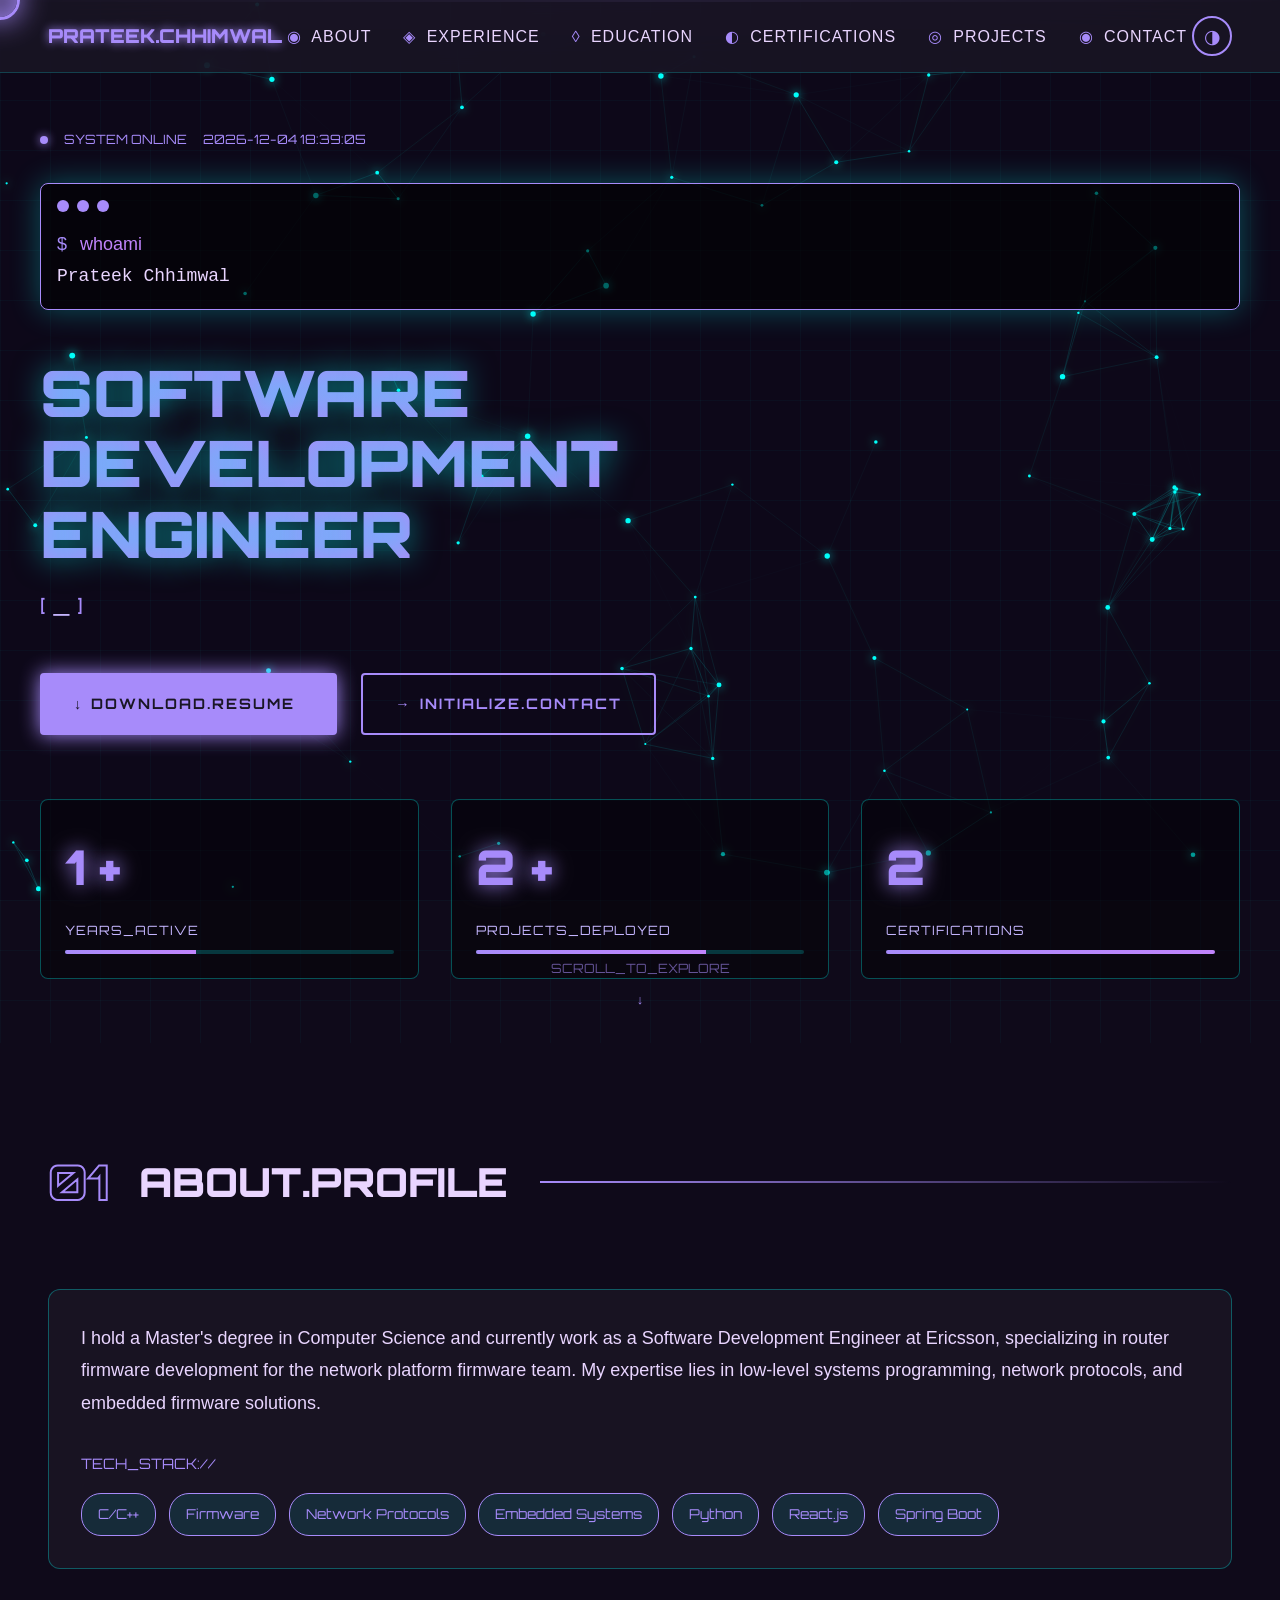
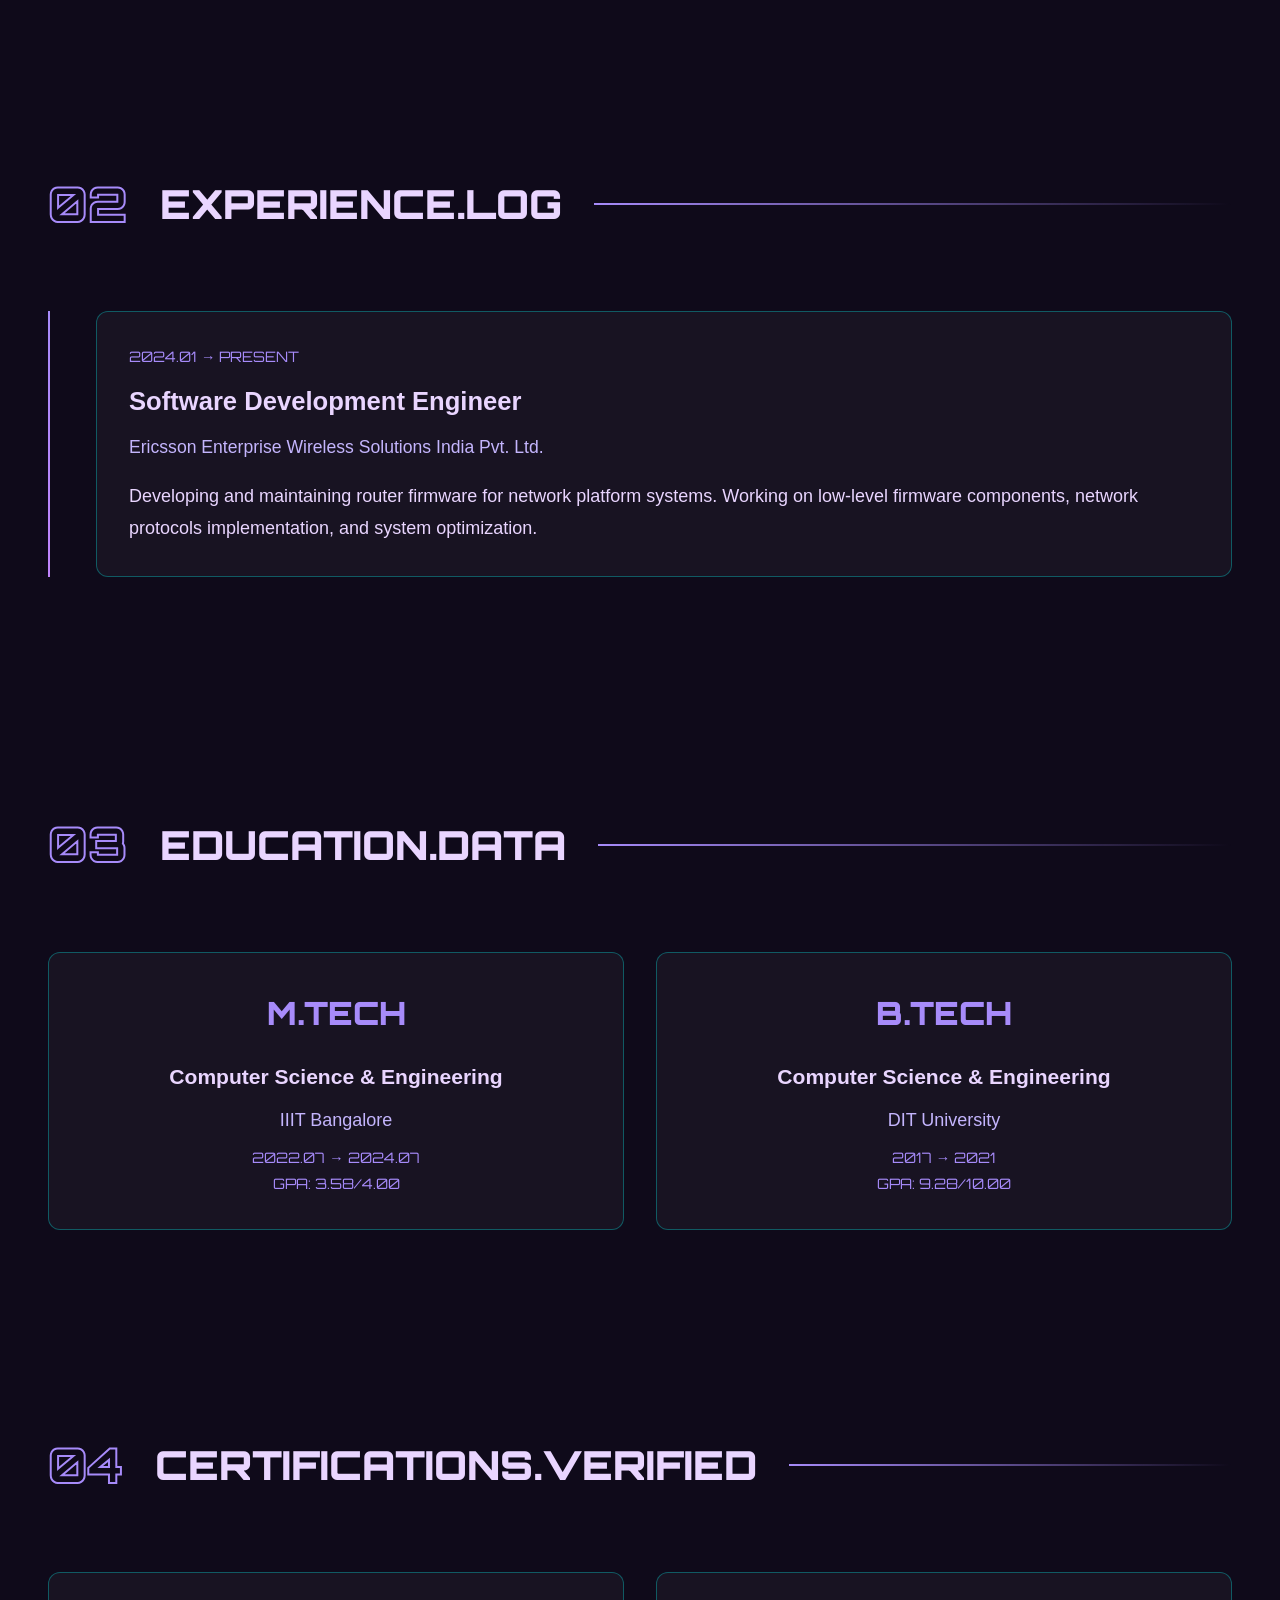
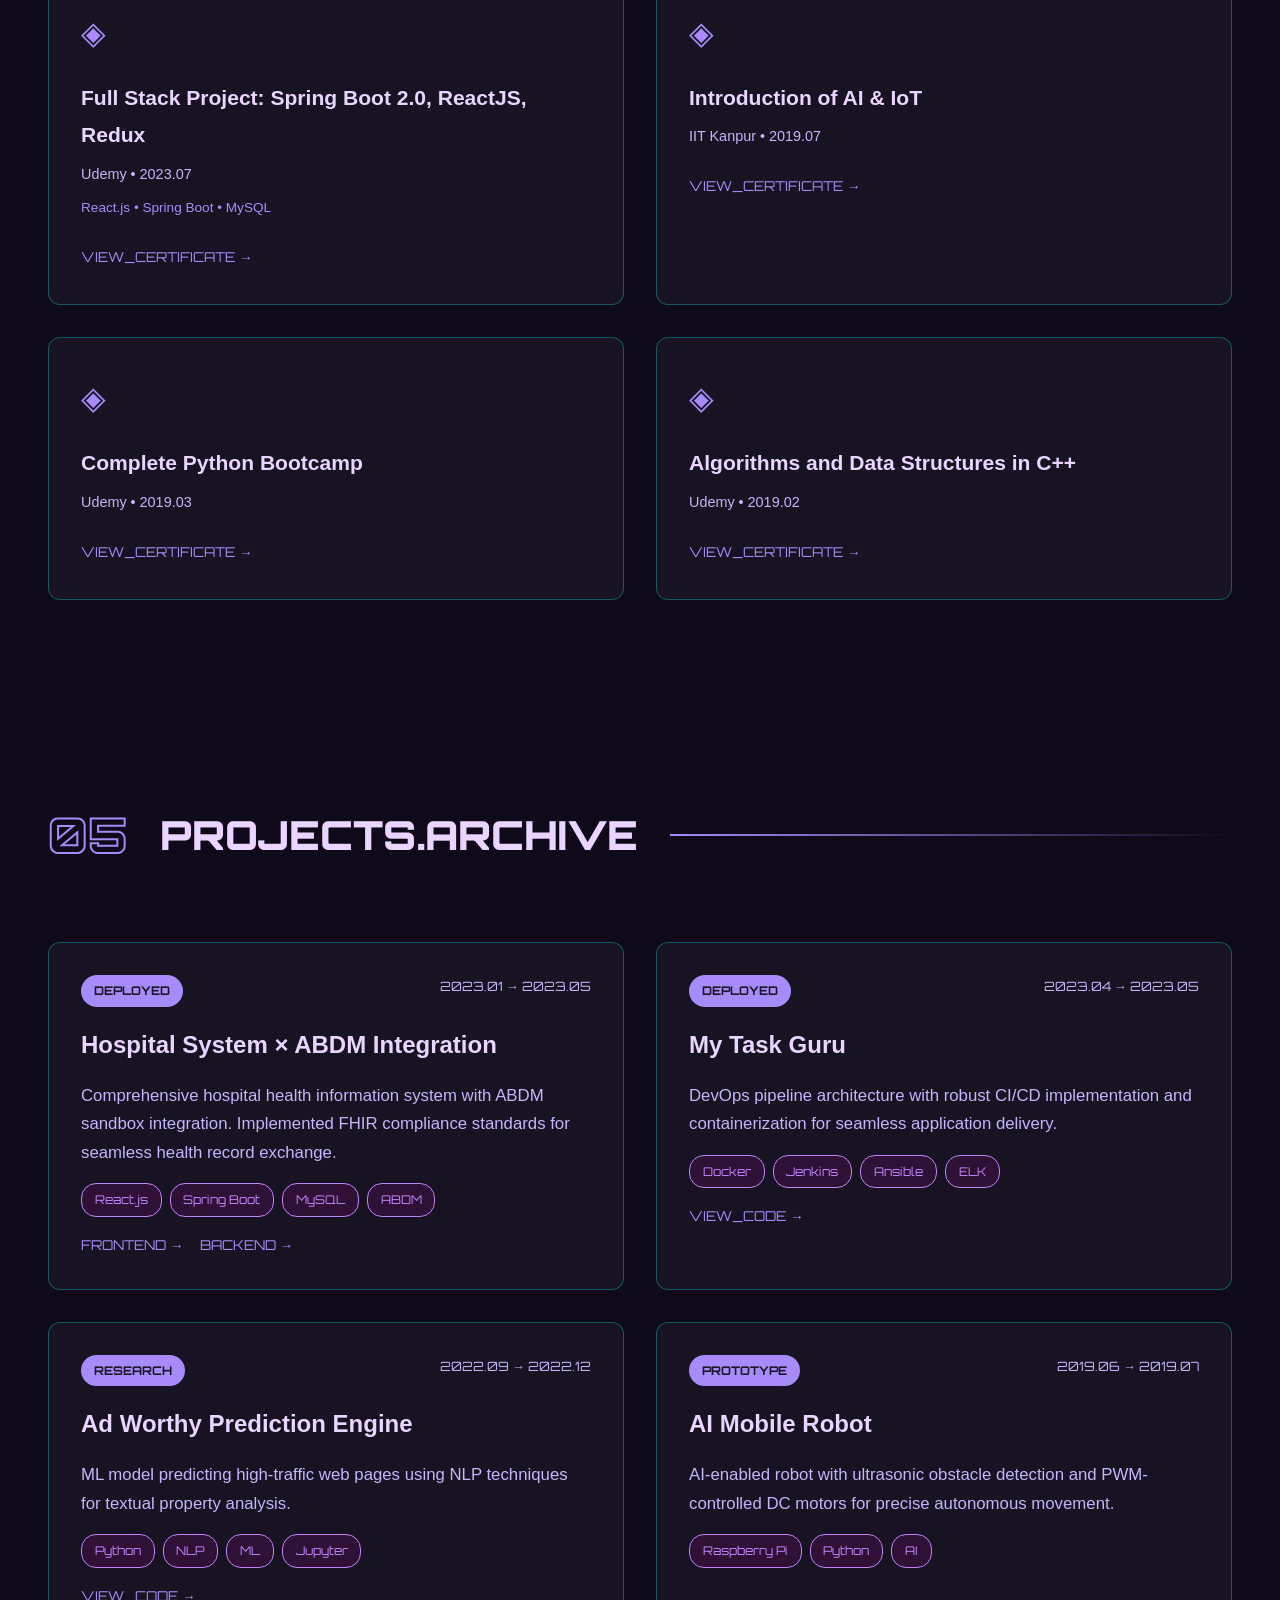
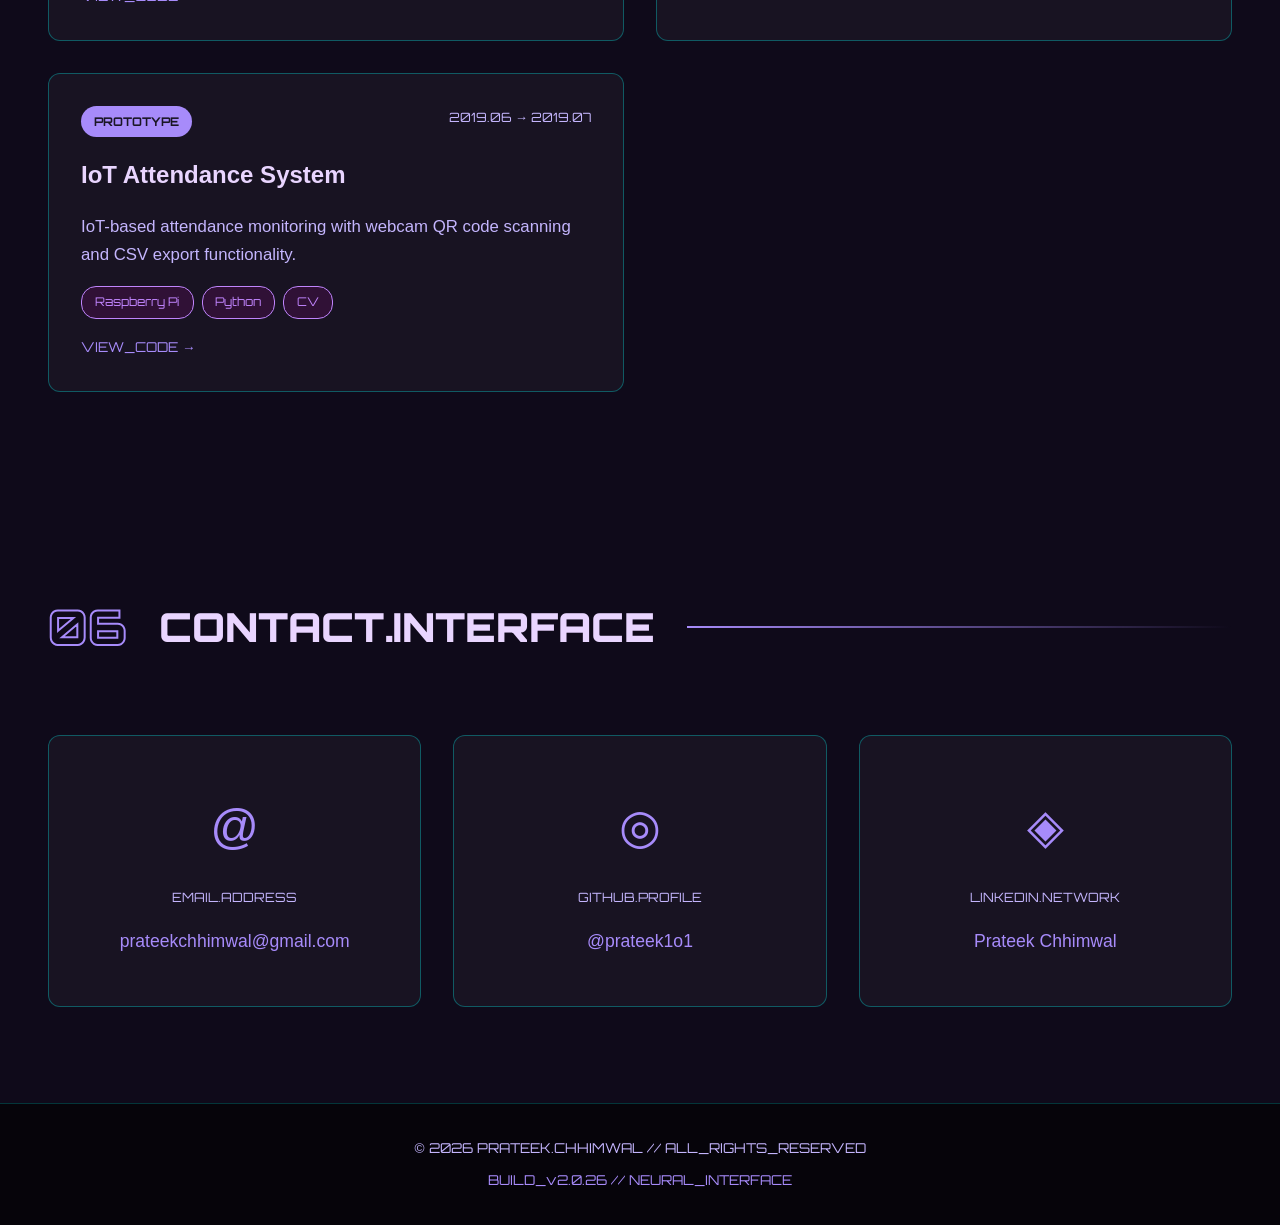
<file: index.html>
<!DOCTYPE html>
<html lang="en">
<head>
    <meta charset="UTF-8">
    <meta name="viewport" content="width=device-width, initial-scale=1.0">
    <title>Prateek Chhimwal - Software Development Engineer | Portfolio</title>
    
    <!-- SEO Meta Tags -->
    <meta name="description" content="Software Development Engineer at Ericsson specializing in router firmware, network protocols, and embedded systems. M.Tech from IIIT Bangalore.">
    <meta name="keywords" content="Software Engineer, Firmware Developer, Network Engineer, Ericsson, IIIT Bangalore, Full Stack Developer">
    <meta name="author" content="Prateek Chhimwal">
    
    <!-- Open Graph / Facebook -->
    <meta property="og:type" content="website">
    <meta property="og:url" content="https://prateek1o1.github.io/">
    <meta property="og:title" content="Prateek Chhimwal - Software Development Engineer">
    <meta property="og:description" content="Router Firmware & Network Platform Developer | M.Tech CS from IIIT Bangalore | Ericsson">
    <meta property="og:image" content="https://prateek1o1.github.io/preview.png">
    
    <!-- Twitter -->
    <meta property="twitter:card" content="summary_large_image">
    <meta property="twitter:url" content="https://prateek1o1.github.io/">
    <meta property="twitter:title" content="Prateek Chhimwal - Software Development Engineer">
    <meta property="twitter:description" content="Router Firmware & Network Platform Developer | M.Tech CS from IIIT Bangalore | Ericsson">
    <meta property="twitter:image" content="https://prateek1o1.github.io/preview.png">
    
    <link rel="stylesheet" href="style.css">
    <link rel="preconnect" href="https://fonts.googleapis.com">
    <link rel="preconnect" href="https://fonts.gstatic.com" crossorigin>
    <link href="https://fonts.googleapis.com/css2?family=Inter:wght@400;500;600;700&family=Orbitron:wght@400;700;900&display=swap" rel="stylesheet">
</head>
<body>
    <canvas id="neural-network"></canvas>
    <div id="cursor-glow"></div>
    
    <nav id="navbar">
        <h1 class="logo-glitch" data-text="PRATEEK.CHHIMWAL">PRATEEK.CHHIMWAL</h1>
        <ul>
            <li><a href="#about"><span class="nav-icon">◉</span> About</a></li>
            <li><a href="#experience"><span class="nav-icon">◈</span> Experience</a></li>
            <li><a href="#education"><span class="nav-icon">◊</span> Education</a></li>
            <li><a href="#certifications"><span class="nav-icon">◐</span> Certifications</a></li>
            <li><a href="#projects"><span class="nav-icon">◎</span> Projects</a></li>
            <li><a href="#contact"><span class="nav-icon">◉</span> Contact</a></li>
        </ul>
        <button id="theme-toggle" aria-label="Toggle theme">
            <span class="theme-icon">◐</span>
        </button>
    </nav>

    <div class="hero">
        <div class="scan-line"></div>
        <div class="hero-grid"></div>
        <div class="hero-content">
            <div class="status-bar">
                <span class="status-dot"></span>
                <span class="status-text">SYSTEM ONLINE</span>
                <span class="timestamp" id="timestamp"></span>
            </div>
            
            <div class="terminal-window">
                <div class="terminal-header">
                    <span class="terminal-dot"></span>
                    <span class="terminal-dot"></span>
                    <span class="terminal-dot"></span>
                </div>
                <div class="terminal-body">
                    <p class="terminal-line"><span class="prompt">$</span> <span class="command">whoami</span></p>
                    <p class="terminal-output typing-text" id="typing-output"></p>
                </div>
            </div>
            
            <h1 class="hero-title">
                <span class="title-line" data-text="SOFTWARE">SOFTWARE</span>
                <span class="title-line" data-text="DEVELOPMENT">DEVELOPMENT</span>
                <span class="title-line" data-text="ENGINEER">ENGINEER</span>
            </h1>
            
            <p class="hero-subtitle">
                <span class="bracket">[</span>
                <span class="typewriter-text" id="role-text"></span>
                <span class="cursor-blink">_</span>
                <span class="bracket">]</span>
            </p>
            
            <div class="cta-group">
                <a href="Prateek_Chhimwal_Resume.pdf" download class="btn-primary">
                    <span class="btn-icon">↓</span>
                    <span class="btn-text">DOWNLOAD.RESUME</span>
                    <span class="btn-glow"></span>
                </a>
                <a href="#contact" class="btn-secondary">
                    <span class="btn-icon">→</span>
                    <span class="btn-text">INITIALIZE.CONTACT</span>
                </a>
            </div>
            
            <div class="metrics-grid">
                <div class="metric-card">
                    <div class="metric-value">
                        <span class="counter" data-target="2">0</span>
                        <span class="metric-plus">+</span>
                    </div>
                    <div class="metric-label">YEARS_ACTIVE</div>
                    <div class="metric-bar"><div class="metric-fill" style="width: 40%"></div></div>
                </div>
                <div class="metric-card">
                    <div class="metric-value">
                        <span class="counter" data-target="5">0</span>
                        <span class="metric-plus">+</span>
                    </div>
                    <div class="metric-label">PROJECTS_DEPLOYED</div>
                    <div class="metric-bar"><div class="metric-fill" style="width: 70%"></div></div>
                </div>
                <div class="metric-card">
                    <div class="metric-value">
                        <span class="counter" data-target="4">0</span>
                    </div>
                    <div class="metric-label">CERTIFICATIONS</div>
                    <div class="metric-bar"><div class="metric-fill" style="width: 100%"></div></div>
                </div>
            </div>
        </div>
        <div class="scroll-indicator">
            <span class="scroll-text">SCROLL_TO_EXPLORE</span>
            <span class="scroll-arrow">↓</span>
        </div>
    </div>

    <section id="about" class="section-parallax">
        <div class="section-header">
            <span class="section-number">01</span>
            <h2 class="section-title">ABOUT.PROFILE</h2>
            <div class="section-line"></div>
        </div>
        <div class="holo-card">
            <div class="holo-border"></div>
            <div class="card-content">
                <p class="bio-text">I hold a Master's degree in Computer Science and currently work as a Software Development Engineer at Ericsson, specializing in router firmware development for the network platform firmware team. My expertise lies in low-level systems programming, network protocols, and embedded firmware solutions.</p>
                <div class="tech-stack">
                    <div class="stack-label">TECH_STACK://</div>
                    <div class="tech-grid">
                        <span class="tech-chip" data-level="95">C/C++</span>
                        <span class="tech-chip" data-level="90">Firmware</span>
                        <span class="tech-chip" data-level="85">Network Protocols</span>
                        <span class="tech-chip" data-level="88">Embedded Systems</span>
                        <span class="tech-chip" data-level="80">Python</span>
                        <span class="tech-chip" data-level="75">React.js</span>
                        <span class="tech-chip" data-level="70">Spring Boot</span>
                    </div>
                </div>
            </div>
        </div>
    </section>

    <section id="experience" class="section-parallax">
        <div class="section-header">
            <span class="section-number">02</span>
            <h2 class="section-title">EXPERIENCE.LOG</h2>
            <div class="section-line"></div>
        </div>
        <div class="timeline">
            <div class="timeline-item holo-card">
                <div class="timeline-marker"></div>
                <div class="timeline-content">
                    <div class="timeline-date">2024.01 → PRESENT</div>
                    <h3 class="timeline-title">Software Development Engineer</h3>
                    <div class="timeline-company">Ericsson Enterprise Wireless Solutions India Pvt. Ltd.</div>
                    <p class="timeline-desc">Developing and maintaining router firmware for network platform systems. Working on low-level firmware components, network protocols implementation, and system optimization.</p>
                </div>
            </div>
        </div>
    </section>

    <section id="education" class="section-parallax">
        <div class="section-header">
            <span class="section-number">03</span>
            <h2 class="section-title">EDUCATION.DATA</h2>
            <div class="section-line"></div>
        </div>
        <div class="edu-grid">
            <div class="edu-card holo-card">
                <div class="edu-degree">M.TECH</div>
                <h3>Computer Science & Engineering</h3>
                <div class="edu-institution">IIIT Bangalore</div>
                <div class="edu-period">2022.07 → 2024.07</div>
                <div class="edu-grade">GPA: 3.58/4.00</div>
            </div>
            <div class="edu-card holo-card">
                <div class="edu-degree">B.TECH</div>
                <h3>Computer Science & Engineering</h3>
                <div class="edu-institution">DIT University</div>
                <div class="edu-period">2017 → 2021</div>
                <div class="edu-grade">GPA: 9.28/10.00</div>
            </div>
        </div>
    </section>

    <section id="certifications" class="section-parallax">
        <div class="section-header">
            <span class="section-number">04</span>
            <h2 class="section-title">CERTIFICATIONS.VERIFIED</h2>
            <div class="section-line"></div>
        </div>
        <div class="cert-grid">
            <div class="cert-card holo-card">
                <div class="cert-icon">◈</div>
                <h3>Full Stack Project: Spring Boot 2.0, ReactJS, Redux</h3>
                <div class="cert-issuer">Udemy • 2023.07</div>
                <div class="cert-skills">React.js • Spring Boot • MySQL</div>
                <a href="Full Stack Project- Spring Boot 2.0, ReactJS, Redux.pdf" target="_blank" class="cert-link">VIEW_CERTIFICATE →</a>
            </div>
            <div class="cert-card holo-card">
                <div class="cert-icon">◈</div>
                <h3>Introduction of AI & IoT</h3>
                <div class="cert-issuer">IIT Kanpur • 2019.07</div>
                <a href="iSmriti.pdf" target="_blank" class="cert-link">VIEW_CERTIFICATE →</a>
            </div>
            <div class="cert-card holo-card">
                <div class="cert-icon">◈</div>
                <h3>Complete Python Bootcamp</h3>
                <div class="cert-issuer">Udemy • 2019.03</div>
                <a href="Complete Python Bootcamp- Go from zero to hero in Python 3.pdf" target="_blank" class="cert-link">VIEW_CERTIFICATE →</a>
            </div>
            <div class="cert-card holo-card">
                <div class="cert-icon">◈</div>
                <h3>Algorithms and Data Structures in C++</h3>
                <div class="cert-issuer">Udemy • 2019.02</div>
                <a href="Introduction to Algorithms and Data structures in C++.pdf" target="_blank" class="cert-link">VIEW_CERTIFICATE →</a>
            </div>
        </div>
    </section>

    <section id="projects" class="section-parallax">
        <div class="section-header">
            <span class="section-number">05</span>
            <h2 class="section-title">PROJECTS.ARCHIVE</h2>
            <div class="section-line"></div>
        </div>
        <div class="projects-grid">
            <div class="project-card holo-card">
                <div class="project-header">
                    <div class="project-status">DEPLOYED</div>
                    <div class="project-date">2023.01 → 2023.05</div>
                </div>
                <h3 class="project-title">Hospital System × ABDM Integration</h3>
                <p class="project-desc">Comprehensive hospital health information system with ABDM sandbox integration. Implemented FHIR compliance standards for seamless health record exchange.</p>
                <div class="project-tech">
                    <span class="tech-tag">React.js</span>
                    <span class="tech-tag">Spring Boot</span>
                    <span class="tech-tag">MySQL</span>
                    <span class="tech-tag">ABDM</span>
                </div>
                <div class="project-links">
                    <a href="https://github.com/prateek1o1/Healthcare-Frontend" class="project-link">FRONTEND →</a>
                    <a href="https://github.com/prateek1o1/Healthcare-Backend" class="project-link">BACKEND →</a>
                </div>
            </div>
            
            <div class="project-card holo-card">
                <div class="project-header">
                    <div class="project-status">DEPLOYED</div>
                    <div class="project-date">2023.04 → 2023.05</div>
                </div>
                <h3 class="project-title">My Task Guru</h3>
                <p class="project-desc">DevOps pipeline architecture with robust CI/CD implementation and containerization for seamless application delivery.</p>
                <div class="project-tech">
                    <span class="tech-tag">Docker</span>
                    <span class="tech-tag">Jenkins</span>
                    <span class="tech-tag">Ansible</span>
                    <span class="tech-tag">ELK</span>
                </div>
                <div class="project-links">
                    <a href="https://github.com/prateek1o1/MyTaskGuru-Fullstack" class="project-link">VIEW_CODE →</a>
                </div>
            </div>
            
            <div class="project-card holo-card">
                <div class="project-header">
                    <div class="project-status">RESEARCH</div>
                    <div class="project-date">2022.09 → 2022.12</div>
                </div>
                <h3 class="project-title">Ad Worthy Prediction Engine</h3>
                <p class="project-desc">ML model predicting high-traffic web pages using NLP techniques for textual property analysis.</p>
                <div class="project-tech">
                    <span class="tech-tag">Python</span>
                    <span class="tech-tag">NLP</span>
                    <span class="tech-tag">ML</span>
                    <span class="tech-tag">Jupyter</span>
                </div>
                <div class="project-links">
                    <a href="https://github.com/prateek1o1/Aid-escalating-internet-coverage" class="project-link">VIEW_CODE →</a>
                </div>
            </div>
            
            <div class="project-card holo-card">
                <div class="project-header">
                    <div class="project-status">PROTOTYPE</div>
                    <div class="project-date">2019.06 → 2019.07</div>
                </div>
                <h3 class="project-title">AI Mobile Robot</h3>
                <p class="project-desc">AI-enabled robot with ultrasonic obstacle detection and PWM-controlled DC motors for precise autonomous movement.</p>
                <div class="project-tech">
                    <span class="tech-tag">Raspberry Pi</span>
                    <span class="tech-tag">Python</span>
                    <span class="tech-tag">AI</span>
                </div>
            </div>
            
            <div class="project-card holo-card">
                <div class="project-header">
                    <div class="project-status">PROTOTYPE</div>
                    <div class="project-date">2019.06 → 2019.07</div>
                </div>
                <h3 class="project-title">IoT Attendance System</h3>
                <p class="project-desc">IoT-based attendance monitoring with webcam QR code scanning and CSV export functionality.</p>
                <div class="project-tech">
                    <span class="tech-tag">Raspberry Pi</span>
                    <span class="tech-tag">Python</span>
                    <span class="tech-tag">CV</span>
                </div>
                <div class="project-links">
                    <a href="https://github.com/prateek1o1/IoT-Attendance-Monitoring-System-using-Raspberry-Pi" class="project-link">VIEW_CODE →</a>
                </div>
            </div>
        </div>
    </section>

    <section id="contact" class="section-parallax">
        <div class="section-header">
            <span class="section-number">06</span>
            <h2 class="section-title">CONTACT.INTERFACE</h2>
            <div class="section-line"></div>
        </div>
        <div class="contact-grid">
            <div class="contact-card holo-card">
                <div class="contact-icon">@</div>
                <div class="contact-label">EMAIL.ADDRESS</div>
                <a href="mailto:prateekchhimwal@gmail.com" class="contact-value">prateekchhimwal@gmail.com</a>
            </div>
            <div class="contact-card holo-card">
                <div class="contact-icon">◎</div>
                <div class="contact-label">GITHUB.PROFILE</div>
                <a href="https://github.com/prateek1o1" class="contact-value">@prateek1o1</a>
            </div>
            <div class="contact-card holo-card">
                <div class="contact-icon">◈</div>
                <div class="contact-label">LINKEDIN.NETWORK</div>
                <a href="https://linkedin.com/in/prateek-chhimwal-386b36169" class="contact-value">Prateek Chhimwal</a>
            </div>
        </div>
    </section>

    <footer>
        <div class="footer-content">
            <p class="footer-text">© 2026 PRATEEK.CHHIMWAL // ALL_RIGHTS_RESERVED</p>
            <p class="footer-build">BUILD_v2.0.26 // NEURAL_INTERFACE</p>
        </div>
    </footer>

    <button id="scroll-top" aria-label="Scroll to top">
        <span class="scroll-icon">↑</span>
    </button>

    <script src="script.js"></script>
</body>
</html>
</file>
<file: style.css>
* {
    margin: 0;
    padding: 0;
    box-sizing: border-box;
}

:root {
    --primary: #a78bfa;
    --secondary: #c084fc;
    --accent: #8b5cf6;
    --dark: #1a1625;
    --darker: #0f0a1a;
    --light: #e9d5ff;
    --card-bg: rgba(26, 22, 37, 0.85);
    --text: #e9d5ff;
    --text-dim: #c4b5fd;
    --bg: #0f0a1a;
}

[data-theme="light"] {
    --dark: #faf5ff;
    --darker: #ffffff;
    --light: #1a1625;
    --card-bg: rgba(255, 255, 255, 0.95);
    --text: #1a1625;
    --text-dim: #7c3aed;
    --bg: #faf5ff;
    --primary: #8b5cf6;
    --secondary: #a78bfa;
}

html {
    scroll-behavior: smooth;
}

body {
    font-family: -apple-system, BlinkMacSystemFont, 'Segoe UI', 'Roboto', 'Oxygen', 'Ubuntu', 'Cantarell', sans-serif;
    background: var(--bg);
    color: var(--text);
    overflow-x: hidden;
    cursor: none;
    font-size: 18px;
    line-height: 1.8;
    font-weight: 400;
}

#neural-network {
    position: fixed;
    top: 0;
    left: 0;
    width: 100%;
    height: 100%;
    z-index: -1;
}

#cursor-glow {
    position: fixed;
    width: 40px;
    height: 40px;
    border: 3px solid var(--primary);
    border-radius: 50%;
    pointer-events: none;
    z-index: 9999;
    transform: translate(-50%, -50%);
    box-shadow: 0 0 30px var(--primary), inset 0 0 30px var(--primary);
    transition: width 0.2s, height 0.2s;
}

#cursor-glow.hover {
    width: 60px;
    height: 60px;
}

nav {
    position: fixed;
    top: 0;
    width: 100%;
    padding: 1rem 3rem;
    background: var(--card-bg);
    backdrop-filter: blur(20px);
    border-bottom: 1px solid rgba(0, 255, 249, 0.2);
    z-index: 1000;
    display: flex;
    justify-content: space-between;
    align-items: center;
    transition: background 0.3s;
}

.logo-glitch {
    font-family: 'Orbitron', sans-serif;
    font-size: 1.2rem;
    font-weight: 900;
    color: var(--primary);
    text-shadow: 0 0 10px var(--primary);
    position: relative;
}

nav ul {
    display: flex;
    gap: 2rem;
    list-style: none;
}

nav a {
    color: var(--text);
    text-decoration: none;
    font-size: 1rem;
    text-transform: uppercase;
    letter-spacing: 1px;
    transition: all 0.3s;
    position: relative;
}

.nav-icon {
    color: var(--primary);
    margin-right: 0.3rem;
}

nav a::before {
    content: '';
    position: absolute;
    bottom: -5px;
    left: 0;
    width: 0;
    height: 2px;
    background: linear-gradient(90deg, var(--primary), var(--secondary));
    transition: width 0.3s;
}

nav a:hover::before,
nav a.active::before {
    width: 100%;
}

nav a:hover {
    color: var(--primary);
    text-shadow: 0 0 10px var(--primary);
}

#theme-toggle {
    background: transparent;
    border: 2px solid var(--primary);
    color: var(--primary);
    width: 40px;
    height: 40px;
    border-radius: 50%;
    cursor: none;
    transition: all 0.3s;
    font-size: 1.2rem;
}

#theme-toggle:hover {
    box-shadow: 0 0 20px var(--primary);
    transform: rotate(180deg);
}

.hero {
    min-height: 100vh;
    display: flex;
    align-items: center;
    justify-content: center;
    position: relative;
    padding: 8rem 2rem 4rem;
    overflow: hidden;
    z-index: 1;
}

.scan-line {
    position: absolute;
    top: 0;
    left: 0;
    width: 100%;
    height: 2px;
    background: linear-gradient(90deg, transparent, var(--primary), transparent);
    animation: scan 4s linear infinite;
}

@keyframes scan {
    0% { transform: translateY(0); opacity: 0; }
    50% { opacity: 1; }
    100% { transform: translateY(100vh); opacity: 0; }
}

.hero-grid {
    position: absolute;
    top: 0;
    left: 0;
    width: 100%;
    height: 100%;
    background-image: 
        linear-gradient(rgba(0, 255, 249, 0.03) 1px, transparent 1px),
        linear-gradient(90deg, rgba(0, 255, 249, 0.03) 1px, transparent 1px);
    background-size: 50px 50px;
    animation: gridMove 20s linear infinite;
}

@keyframes gridMove {
    0% { transform: perspective(500px) rotateX(60deg) translateY(0); }
    100% { transform: perspective(500px) rotateX(60deg) translateY(50px); }
}

.hero-content {
    max-width: 1200px;
    width: 100%;
    z-index: 1;
}

.status-bar {
    display: flex;
    align-items: center;
    gap: 1rem;
    margin-bottom: 2rem;
    font-family: 'Orbitron', sans-serif;
    font-size: 0.8rem;
    color: var(--primary);
}

.status-dot {
    width: 8px;
    height: 8px;
    background: var(--primary);
    border-radius: 50%;
    animation: pulse 2s infinite;
    box-shadow: 0 0 10px var(--primary);
}

@keyframes pulse {
    0%, 100% { opacity: 1; }
    50% { opacity: 0.3; }
}

.terminal-window {
    background: rgba(0, 0, 0, 0.6);
    border: 1px solid var(--primary);
    border-radius: 8px;
    padding: 1rem;
    margin-bottom: 3rem;
    box-shadow: 0 0 30px rgba(0, 255, 249, 0.3);
}

.terminal-header {
    display: flex;
    gap: 0.5rem;
    margin-bottom: 1rem;
}

.terminal-dot {
    width: 12px;
    height: 12px;
    border-radius: 50%;
    background: var(--primary);
}

.prompt {
    color: var(--primary);
    margin-right: 0.5rem;
}

.command {
    color: var(--secondary);
}

.terminal-output {
    color: var(--text);
    font-family: 'Courier New', monospace;
}

.hero-title {
    font-family: 'Orbitron', sans-serif;
    font-size: 4rem;
    font-weight: 900;
    line-height: 1.1;
    margin-bottom: 1rem;
    display: flex;
    flex-direction: column;
}

.title-line {
    background: linear-gradient(90deg, var(--primary), var(--secondary));
    -webkit-background-clip: text;
    -webkit-text-fill-color: transparent;
    text-shadow: 0 0 30px rgba(0, 255, 249, 0.5);
    position: relative;
    animation: titleGlow 3s ease-in-out infinite;
}

@keyframes titleGlow {
    0%, 100% { filter: brightness(1); }
    50% { filter: brightness(1.3); }
}

.hero-subtitle {
    font-family: 'Orbitron', sans-serif;
    font-size: 1.4rem;
    color: var(--text-dim);
    margin-bottom: 3rem;
}

.bracket {
    color: var(--primary);
}

.cursor-blink {
    animation: blink 1s infinite;
}

@keyframes blink {
    0%, 50% { opacity: 1; }
    51%, 100% { opacity: 0; }
}

.cta-group {
    display: flex;
    gap: 1.5rem;
    margin-bottom: 4rem;
}

.btn-primary,
.btn-secondary {
    padding: 1rem 2rem;
    border-radius: 4px;
    text-decoration: none;
    font-family: 'Orbitron', sans-serif;
    font-weight: 700;
    text-transform: uppercase;
    letter-spacing: 2px;
    font-size: 0.9rem;
    display: flex;
    align-items: center;
    gap: 0.5rem;
    position: relative;
    overflow: hidden;
    transition: all 0.3s;
    cursor: none;
}

.btn-primary {
    background: var(--primary);
    color: var(--dark);
    border: 2px solid var(--primary);
    box-shadow: 0 0 20px var(--primary);
}

.btn-primary:hover {
    transform: translateY(-3px);
    box-shadow: 0 0 40px var(--primary), 0 10px 30px rgba(0, 255, 249, 0.3);
}

.btn-secondary {
    background: transparent;
    color: var(--primary);
    border: 2px solid var(--primary);
}

.btn-secondary:hover {
    background: rgba(0, 255, 249, 0.1);
    box-shadow: 0 0 20px var(--primary);
}

.metrics-grid {
    display: grid;
    grid-template-columns: repeat(3, 1fr);
    gap: 2rem;
}

.metric-card {
    background: rgba(0, 0, 0, 0.4);
    border: 1px solid rgba(0, 255, 249, 0.3);
    padding: 1.5rem;
    border-radius: 8px;
    position: relative;
    overflow: hidden;
}

.metric-card::before {
    content: '';
    position: absolute;
    top: 0;
    left: -100%;
    width: 100%;
    height: 100%;
    background: linear-gradient(90deg, transparent, rgba(0, 255, 249, 0.1), transparent);
    animation: shimmer 3s infinite;
}

@keyframes shimmer {
    0% { left: -100%; }
    100% { left: 100%; }
}

.metric-value {
    font-family: 'Orbitron', sans-serif;
    font-size: 3rem;
    font-weight: 900;
    color: var(--primary);
    text-shadow: 0 0 20px var(--primary);
}

.metric-label {
    font-family: 'Orbitron', sans-serif;
    font-size: 0.8rem;
    color: var(--text-dim);
    margin: 0.5rem 0;
    letter-spacing: 1px;
}

.metric-bar {
    height: 4px;
    background: rgba(0, 255, 249, 0.2);
    border-radius: 2px;
    overflow: hidden;
}

.metric-fill {
    height: 100%;
    background: linear-gradient(90deg, var(--primary), var(--secondary));
    animation: fillBar 2s ease-out;
}

@keyframes fillBar {
    from { width: 0; }
}

.scroll-indicator {
    position: absolute;
    bottom: 2rem;
    left: 50%;
    transform: translateX(-50%);
    display: flex;
    flex-direction: column;
    align-items: center;
    gap: 0.5rem;
    color: var(--primary);
    font-family: 'Orbitron', sans-serif;
    font-size: 0.8rem;
    animation: bounce 2s infinite;
}

@keyframes bounce {
    0%, 100% { transform: translateX(-50%) translateY(0); }
    50% { transform: translateX(-50%) translateY(10px); }
}

.section-parallax {
    padding: 6rem 3rem;
    position: relative;
}

.section-header {
    display: flex;
    align-items: center;
    gap: 2rem;
    margin-bottom: 4rem;
}

.section-number {
    font-family: 'Orbitron', sans-serif;
    font-size: 3rem;
    font-weight: 900;
    color: transparent;
    -webkit-text-stroke: 2px var(--primary);
}

.section-title {
    font-family: 'Orbitron', sans-serif;
    font-size: 2.5rem;
    font-weight: 900;
    color: var(--text);
    text-transform: uppercase;
}

.section-line {
    flex: 1;
    height: 2px;
    background: linear-gradient(90deg, var(--primary), transparent);
}

.holo-card {
    background: var(--card-bg);
    border: 1px solid rgba(0, 255, 249, 0.3);
    border-radius: 12px;
    padding: 2rem;
    position: relative;
    overflow: hidden;
    transition: all 0.3s;
    backdrop-filter: blur(10px);
}

.holo-card::before {
    content: '';
    position: absolute;
    top: -2px;
    left: -2px;
    right: -2px;
    bottom: -2px;
    background: linear-gradient(45deg, var(--primary), var(--secondary), var(--accent));
    border-radius: 12px;
    opacity: 0;
    transition: opacity 0.3s;
    z-index: -1;
}

.holo-card:hover::before {
    opacity: 0.3;
}

.holo-card:hover {
    transform: translateY(-5px);
    box-shadow: 0 20px 60px rgba(0, 255, 249, 0.3);
}

.tech-stack {
    margin-top: 2rem;
}

.stack-label {
    font-family: 'Orbitron', sans-serif;
    color: var(--primary);
    margin-bottom: 1rem;
    font-size: 0.9rem;
}

.tech-grid {
    display: flex;
    flex-wrap: wrap;
    gap: 0.8rem;
}

.tech-chip {
    background: rgba(0, 255, 249, 0.1);
    border: 1px solid var(--primary);
    color: var(--primary);
    padding: 0.5rem 1rem;
    border-radius: 20px;
    font-size: 0.85rem;
    font-family: 'Orbitron', sans-serif;
    transition: all 0.3s;
    cursor: none;
}

.tech-chip:hover {
    background: var(--primary);
    color: var(--dark);
    box-shadow: 0 0 20px var(--primary);
    transform: scale(1.05);
}

.timeline {
    position: relative;
    padding-left: 3rem;
}

.timeline::before {
    content: '';
    position: absolute;
    left: 0;
    top: 0;
    bottom: 0;
    width: 2px;
    background: linear-gradient(180deg, var(--primary), var(--secondary));
}

.timeline-item {
    position: relative;
    margin-bottom: 2rem;
}

.timeline-marker {
    position: absolute;
    left: -3.5rem;
    top: 0;
    width: 12px;
    height: 12px;
    background: var(--primary);
    border-radius: 50%;
    box-shadow: 0 0 20px var(--primary);
}

.timeline-date {
    font-family: 'Orbitron', sans-serif;
    color: var(--primary);
    font-size: 0.9rem;
    margin-bottom: 0.5rem;
}

.timeline-title {
    font-size: 1.6rem;
    color: var(--text);
    margin-bottom: 0.5rem;
}

.timeline-company {
    color: var(--text-dim);
    margin-bottom: 1rem;
    font-size: 1.1rem;
}

.edu-grid {
    display: grid;
    grid-template-columns: repeat(2, 1fr);
    gap: 2rem;
}

.edu-card {
    text-align: center;
}

.edu-degree {
    font-family: 'Orbitron', sans-serif;
    font-size: 2rem;
    font-weight: 900;
    color: var(--primary);
    margin-bottom: 1rem;
}

.edu-institution {
    color: var(--text-dim);
    margin: 0.5rem 0;
}

.edu-period,
.edu-grade {
    font-family: 'Orbitron', sans-serif;
    font-size: 0.9rem;
    color: var(--primary);
}

.cert-grid {
    display: grid;
    grid-template-columns: repeat(2, 1fr);
    gap: 2rem;
}

.cert-icon {
    font-size: 2rem;
    color: var(--primary);
    margin-bottom: 1rem;
}

.cert-issuer {
    color: var(--text-dim);
    margin: 0.5rem 0;
    font-size: 0.9rem;
}

.cert-skills {
    color: var(--primary);
    font-size: 0.85rem;
    margin: 0.5rem 0;
}

.cert-link {
    display: inline-block;
    margin-top: 1rem;
    color: var(--primary);
    text-decoration: none;
    font-family: 'Orbitron', sans-serif;
    font-size: 0.85rem;
    transition: all 0.3s;
}

.cert-link:hover {
    text-shadow: 0 0 10px var(--primary);
}

.projects-grid {
    display: grid;
    grid-template-columns: repeat(2, 1fr);
    gap: 2rem;
}

.project-header {
    display: flex;
    justify-content: space-between;
    margin-bottom: 1rem;
}

.project-status {
    background: var(--primary);
    color: var(--dark);
    padding: 0.3rem 0.8rem;
    border-radius: 20px;
    font-size: 0.75rem;
    font-family: 'Orbitron', sans-serif;
    font-weight: 700;
}

.project-date {
    font-family: 'Orbitron', sans-serif;
    color: var(--text-dim);
    font-size: 0.8rem;
}

.project-title {
    font-size: 1.5rem;
    color: var(--text);
    margin-bottom: 1rem;
}

.project-desc {
    color: var(--text-dim);
    margin-bottom: 1rem;
    line-height: 1.7;
    font-size: 1.05rem;
}

.project-tech {
    display: flex;
    flex-wrap: wrap;
    gap: 0.5rem;
    margin: 1rem 0;
}

.tech-tag {
    background: rgba(255, 0, 222, 0.1);
    border: 1px solid var(--secondary);
    color: var(--secondary);
    padding: 0.3rem 0.8rem;
    border-radius: 15px;
    font-size: 0.75rem;
    font-family: 'Orbitron', sans-serif;
}

.project-links {
    display: flex;
    gap: 1rem;
    margin-top: 1rem;
}

.project-link {
    color: var(--primary);
    text-decoration: none;
    font-family: 'Orbitron', sans-serif;
    font-size: 0.85rem;
    transition: all 0.3s;
}

.project-link:hover {
    text-shadow: 0 0 10px var(--primary);
}

.contact-grid {
    display: grid;
    grid-template-columns: repeat(3, 1fr);
    gap: 2rem;
}

.contact-card {
    text-align: center;
    padding: 3rem 2rem;
    background: var(--card-bg);
    border-radius: 12px;
}

.contact-icon {
    font-size: 3rem;
    color: var(--primary);
    margin-bottom: 1rem;
}

.contact-label {
    font-family: 'Orbitron', sans-serif;
    color: var(--text-dim);
    font-size: 0.8rem;
    margin-bottom: 1rem;
}

.contact-value {
    color: var(--primary);
    text-decoration: none;
    font-size: 1.1rem;
    transition: all 0.3s;
}

.contact-value:hover {
    text-shadow: 0 0 10px var(--primary);
}

footer {
    background: rgba(0, 0, 0, 0.6);
    border-top: 1px solid rgba(0, 255, 249, 0.2);
    padding: 2rem;
    text-align: center;
}

.footer-content {
    font-family: 'Orbitron', sans-serif;
    font-size: 0.85rem;
    color: var(--text-dim);
}

.footer-build {
    color: var(--primary);
    margin-top: 0.5rem;
}

#scroll-top {
    position: fixed;
    bottom: 2rem;
    right: 2rem;
    width: 50px;
    height: 50px;
    background: var(--primary);
    color: var(--dark);
    border: none;
    border-radius: 50%;
    font-size: 1.5rem;
    cursor: none;
    display: none;
    align-items: center;
    justify-content: center;
    box-shadow: 0 0 30px var(--primary);
    transition: all 0.3s;
    z-index: 999;
}

#scroll-top:hover {
    transform: translateY(-5px);
    box-shadow: 0 0 50px var(--primary);
}

@media (max-width: 768px) {
    body {
        font-size: 16px;
    }
    
    nav {
        flex-direction: row;
        padding: 0.75rem 1rem;
        gap: 0.5rem;
        flex-wrap: wrap;
    }
    
    .logo-glitch {
        font-size: 0.9rem;
    }
    
    nav ul {
        display: none;
        position: absolute;
        top: 100%;
        left: 0;
        right: 0;
        background: var(--card-bg);
        backdrop-filter: blur(20px);
        flex-direction: column;
        padding: 1rem;
        gap: 0.5rem;
        border-bottom: 1px solid rgba(167, 139, 250, 0.2);
    }
    
    nav ul.active {
        display: flex;
    }
    
    nav a {
        font-size: 0.9rem;
        padding: 0.5rem;
    }
    
    #theme-toggle {
        width: 35px;
        height: 35px;
        font-size: 1rem;
    }
    
    .hero {
        padding: 6rem 1.5rem 3rem;
    }
    
    .hero-title {
        font-size: 2.2rem;
    }
    
    .hero-subtitle {
        font-size: 1rem;
    }
    
    .section-parallax {
        padding: 3rem 1.5rem;
    }
    
    .section-title {
        font-size: 1.8rem;
    }
    
    .section-number {
        font-size: 2rem;
    }
    
    .metrics-grid,
    .edu-grid,
    .cert-grid,
    .projects-grid,
    .contact-grid {
        grid-template-columns: 1fr;
        gap: 1.5rem;
    }
    
    .cta-group {
        flex-direction: column;
    }
    
    .btn-primary,
    .btn-secondary {
        justify-content: center;
        font-size: 0.9rem;
        padding: 0.9rem 1.5rem;
    }
    
    .timeline {
        padding-left: 2rem;
    }
    
    .timeline-marker {
        left: -2.5rem;
    }
    
    .holo-card {
        padding: 1.5rem;
    }
    
    .contact-card {
        padding: 2rem 1.5rem;
    }
    
    #cursor-glow {
        display: none;
    }
    
    body {
        cursor: auto;
    }
    
    .btn-primary,
    .btn-secondary,
    .tech-chip,
    #theme-toggle,
    #scroll-top {
        cursor: pointer;
    }
}
</file>
